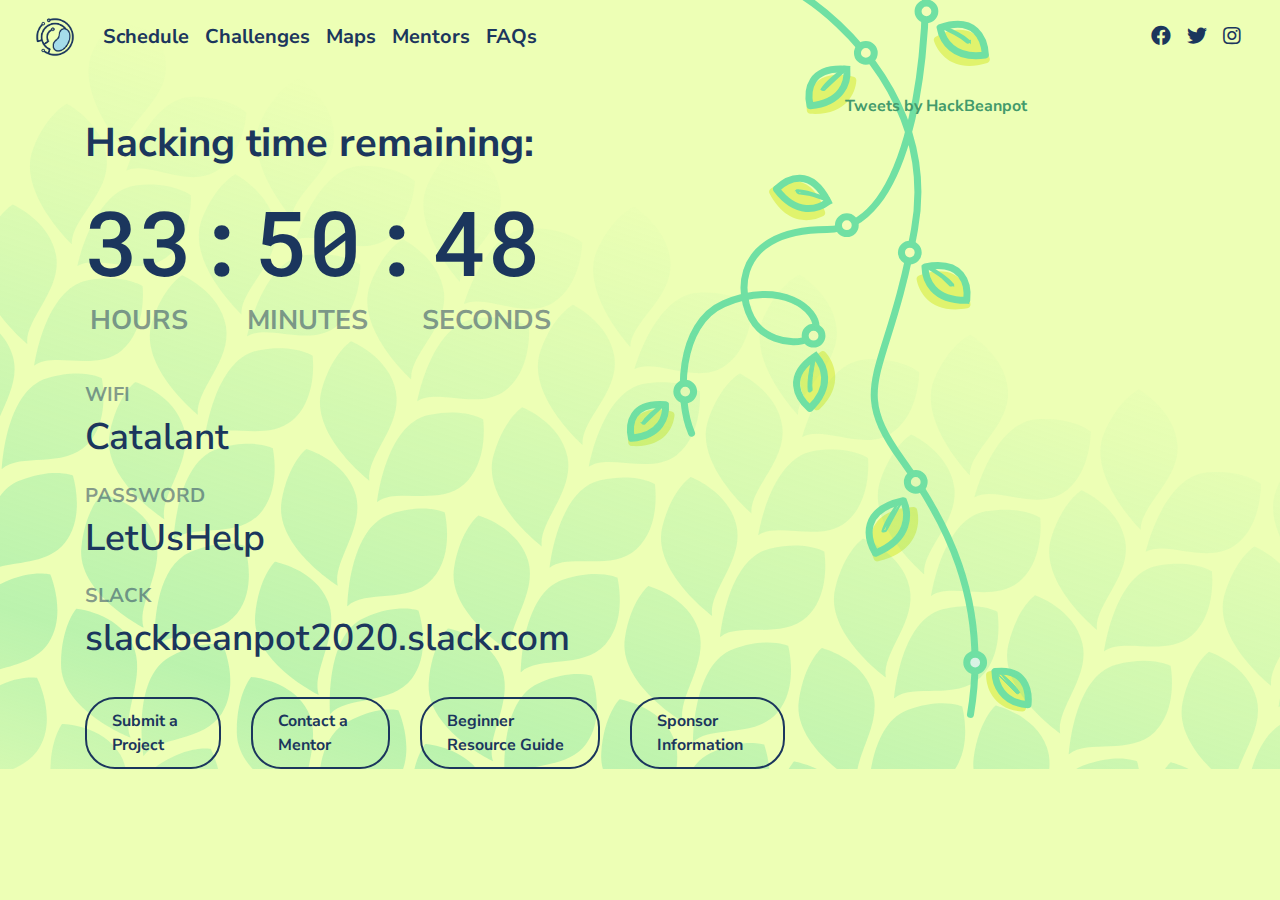
<file: index.html>
<!DOCTYPE html>
<html class="no-js" lang="en">
  <head>
    <meta charset="utf-8" />
    <title>HackBeanpot 2020</title>
    <meta name="description" content="" />
    <meta name="viewport" content="width=device-width, initial-scale=1" />

    <link rel="icon" href="favicon.png" type="image/png" />

    <link
      rel="stylesheet"
      href="https://stackpath.bootstrapcdn.com/bootstrap/4.3.1/css/bootstrap.min.css"
      integrity="sha384-ggOyR0iXCbMQv3Xipma34MD+dH/1fQ784/j6cY/iJTQUOhcWr7x9JvoRxT2MZw1T"
      crossorigin="anonymous"
    />
    <link
      rel="stylesheet"
      href="https://cdnjs.cloudflare.com/ajax/libs/font-awesome/5.10.2/css/all.css"
    />
    <link rel="stylesheet" href="css/main.css" />
    <link rel="stylesheet" href="css/countdown.css" />
    <link rel="stylesheet" href="css/index.css" />
    <script src="https://ajax.googleapis.com/ajax/libs/jquery/3.4.1/jquery.min.js"></script>
  </head>

  <body>
    <div class="home-page">
      <img src="svg/leaf-pattern1.svg" class="pattern-svg" />
      <div class="big-container container-fluid">
        <nav class="navbar navbar-expand-lg">
          <a class="navbar-brand" href="#">
            <img
              src="img/logo-notext.png"
              alt="HBP Logo"
              height="48px"
              width="48px"
            />
          </a>

          <button
            class="navbar-toggler"
            type="button"
            data-toggle="collapse"
            data-target="#nav-content"
            aria-controls="nav-content"
            aria-expanded="true"
            aria-label="Toggle navigation"
            id="nav-toggle"
          >
            <span class="navbar-toggler-icon fas fa-bars fa-1x"></span>
          </button>

          <div class="collapse navbar-collapse" id="nav-content">
            <ul class="navbar-nav mr-auto">
              <li class="nav-item">
                <a class="nav-link" href="schedule.html">Schedule</a>
              </li>
              <li class="nav-item">
                <a class="nav-link" href="challenges.html">Challenges</a>
              </li>
              <li class="nav-item">
                <a class="nav-link" href="maps.html">Maps</a>
              </li>
              <li class="nav-item">
                <a class="nav-link" href="mentors.html">Mentors</a>
              </li>
              <li class="nav-item">
                <a class="nav-link" href="faqs.html">FAQs</a>
              </li>
            </ul>
          </div>

          <!-- Social media links -->
          <ul class="social-media navbar-nav mr-0">
            <li class="nav-item">
              <a
                class="nav-link"
                href="https://www.facebook.com/hackbeanpot/"
                target="_blank"
              >
                <i class="fab fa-facebook"></i>
              </a>
            </li>
            <li class="nav-item">
              <a
                class="nav-link"
                href="https://twitter.com/HackBeanpot/"
                target="_blank"
              >
                <i class="fab fa-twitter"></i>
              </a>
            </li>
            <li class="nav-item">
              <a
                class="nav-link"
                href="https://www.instagram.com/hackbeanpot/"
                target="_blank"
              >
                <i class="fab fa-instagram"></i>
              </a>
            </li>
          </ul>
        </nav>

        <div class="container">
          <div class="row">
            <div class="col-md-8">
              <h1 class="time-left">Hacking time remaining:</h1>

              <div id="clock" class="d-flex">
                <h1 class="hours">99</h1>
                <h1>:</h1>
                <h1 class="minutes">99</h1>
                <h1>:</h1>
                <h1 class="seconds">99</h1>
              </div>

              <div class="info-container">
                <div>
                  <p class="index-header">Wifi</p>
                  <div class="index-subtext">Catalant</div>
                </div>
                <div>
                  <p class="index-header">Password</p>
                  <div class="index-subtext">LetUsHelp</div>
                </div>
                <div>
                  <p class="index-header">Slack</p>
                  <a
                    href="https://tiny.cc/HBP20"
                    target="_blank"
                    rel="noopener noreferrer"
                    class="index-subtext"
                    >slackbeanpot2020.slack.com</a
                  >
                </div>
              </div>

              <div class="button-container">
                <a
                  class="cta-button"
                  href="https://hackbeanpot-2020.devpost.com/"
                  target="_blank"
                  rel="noopener noreferrer"
                  >Submit a Project</a
                >
                <a class="cta-button" href="mentors.html">Contact a Mentor</a>
                <a
                  class="cta-button"
                  href="http://tiny.cc/HBPresources"
                  target="_blank"
                  rel="noopener noreferrer"
                  >Beginner Resource Guide</a
                >
                <a
                  class="cta-button"
                  href="data/SponsorInformationBook.pdf"
                  target="_blank"
                  >Sponsor Information</a
                >
              </div>
            </div>

            <div class="col-md-4">
              <a
                class="twitter-timeline"
                data-lang="en"
                data-height="720"
                data-link-color="#19CF86"
                href="https://twitter.com/HackBeanpot?ref_src=twsrc%5Etfw"
                >Tweets by HackBeanpot</a
              >
              <script
                async
                src="https://platform.twitter.com/widgets.js"
                charset="utf-8"
              ></script>
            </div>
          </div>
        </div>

        <img src="svg/vine.svg" class="vine-svg" />
      </div>
    </div>

    <script src="js/vendor/modernizr-3.7.1.min.js"></script>
    <script src="js/main.js"></script>
    <script src="js/countdown.js"></script>
  </body>
</html>
</file>
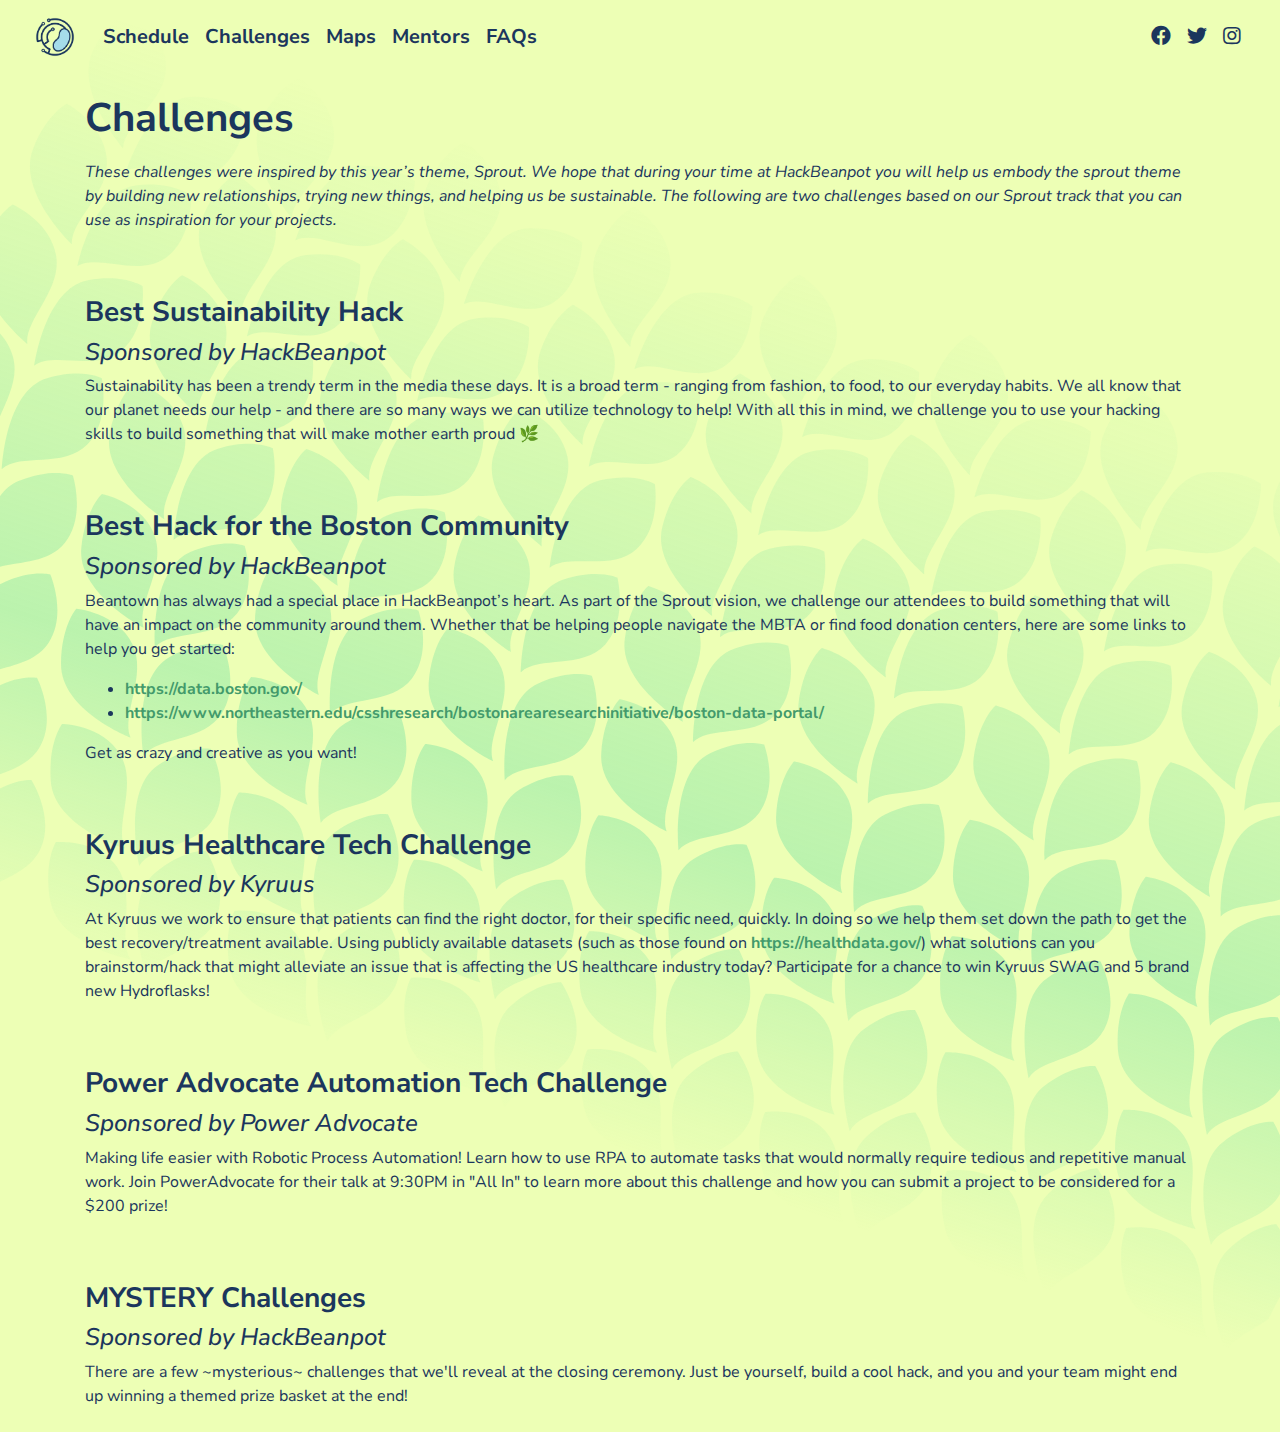
<file: challenges.html>
<!DOCTYPE html>
<html class="no-js" lang="en">
  <head>
    <meta charset="utf-8" />
    <title>HBP Challenges</title>
    <meta name="description" content="" />
    <meta name="viewport" content="width=device-width, initial-scale=1" />

    <link rel="icon" href="favicon.png" type="image/png" />

    <link
      rel="stylesheet"
      href="https://stackpath.bootstrapcdn.com/bootstrap/4.3.1/css/bootstrap.min.css"
      integrity="sha384-ggOyR0iXCbMQv3Xipma34MD+dH/1fQ784/j6cY/iJTQUOhcWr7x9JvoRxT2MZw1T"
      crossorigin="anonymous"
    />
    <link
      rel="stylesheet"
      href="https://cdnjs.cloudflare.com/ajax/libs/font-awesome/5.10.2/css/all.css"
    />
    <link rel="stylesheet" href="css/main.css" />
    <link rel="stylesheet" href="css/index.css" />
    <script src="https://ajax.googleapis.com/ajax/libs/jquery/3.4.1/jquery.min.js"></script>
    <script src="js/main.js"></script>
  </head>

  <body>
    <img src="svg/leaf-pattern1.svg" class="pattern-svg" />
    <div class="big-container container-fluid">
      <nav class="navbar navbar-expand-lg">
        <a class="navbar-brand" href="index.html">
          <img
            src="img/logo-notext.png"
            alt="HBP Logo"
            height="48px"
            width="48px"
          />
        </a>

        <button
          class="navbar-toggler"
          type="button"
          data-toggle="collapse"
          data-target="#nav-content"
          aria-controls="nav-content"
          aria-expanded="true"
          aria-label="Toggle navigation"
          id="nav-toggle"
        >
          <span class="navbar-toggler-icon fas fa-bars fa-1x"></span>
        </button>

        <div class="collapse navbar-collapse" id="nav-content">
          <ul class="navbar-nav mr-auto">
            <li class="nav-item">
              <a class="nav-link" href="schedule.html">Schedule</a>
            </li>
            <li class="nav-item active">
              <a class="nav-link" href="#">Challenges</a>
            </li>
            <li class="nav-item">
              <a class="nav-link" href="maps.html">Maps</a>
            </li>
            <li class="nav-item">
              <a class="nav-link" href="mentors.html">Mentors</a>
            </li>
            <li class="nav-item">
              <a class="nav-link" href="faqs.html">FAQs</a>
            </li>
          </ul>

          <!-- Social media links -->
          <ul class="social-media navbar-nav mr-0">
            <li class="nav-item">
              <a
                class="nav-link"
                href="https://www.facebook.com/hackbeanpot/"
                target="_blank"
              >
                <i class="fab fa-facebook"></i>
              </a>
            </li>
            <li class="nav-item">
              <a
                class="nav-link"
                href="https://twitter.com/HackBeanpot/"
                target="_blank"
              >
                <i class="fab fa-twitter"></i>
              </a>
            </li>
            <li class="nav-item">
              <a
                class="nav-link"
                href="https://www.instagram.com/hackbeanpot/"
                target="_blank"
              >
                <i class="fab fa-instagram"></i>
              </a>
            </li>
          </ul>
        </div>
      </nav>
      <div class="container mb-4 challenges-container">
        <h1>Challenges</h1>
        <p>
          <i>
            These challenges were inspired by this year’s theme, Sprout. We hope
            that during your time at HackBeanpot you will help us embody the
            sprout theme by building new relationships, trying new things, and
            helping us be sustainable. The following are two challenges based on
            our Sprout track that you can use as inspiration for your projects.
          </i>
        </p>

        <br /><br />

        <h3>Best Sustainability Hack</h3>
        <h4>Sponsored by HackBeanpot</h4>
        <p>
          Sustainability has been a trendy term in the media these days. It is a
          broad term - ranging from fashion, to food, to our everyday habits. We
          all know that our planet needs our help - and there are so many ways
          we can utilize technology to help! With all this in mind, we challenge
          you to use your hacking skills to build something that will make
          mother earth proud 🌿
        </p>

        <br /><br />

        <h3>Best Hack for the Boston Community</h3>
        <h4>Sponsored by HackBeanpot</h4>
        <p>
          Beantown has always had a special place in HackBeanpot’s heart. As
          part of the Sprout vision, we challenge our attendees to build
          something that will have an impact on the community around them.
          Whether that be helping people navigate the MBTA or find food donation
          centers, here are some links to help you get started:
        </p>
        <ul>
          <li>
            <a
              href="https://data.boston.gov/"
              target="_blank"
              rel="noopener noreferrer"
              >https://data.boston.gov/</a
            >
          </li>
          <li>
            <a
              href="https://www.northeastern.edu/csshresearch/bostonarearesearchinitiative/boston-data-portal/"
              target="_blank"
              rel="noopener noreferrer"
              >https://www.northeastern.edu/csshresearch/bostonarearesearchinitiative/boston-data-portal/</a
            >
          </li>
        </ul>
        <p>
          Get as crazy and creative as you want!
        </p>

        <br /><br />

        <h3>Kyruus Healthcare Tech Challenge</h3>
        <h4>Sponsored by Kyruus</h4>
        <p>
          At Kyruus we work to ensure that patients can find the right doctor, for their specific need, quickly.
          In doing so we help them set down the path to get the best recovery/treatment available. Using publicly 
          available datasets (such as those found on <a href="https://healthdata.gov" target="_blank">https://healthdata.gov/</a>) 
          what solutions can you brainstorm/hack that might alleviate an issue that is affecting the US healthcare 
          industry today? Participate for a chance to win Kyruus SWAG and 5 brand new Hydroflasks!
        </p>
        
        <br /><br />
        
        <h3>Power Advocate Automation Tech Challenge</h3>
        <h4>Sponsored by Power Advocate</h4>
        <p>
          Making life easier with Robotic Process Automation! Learn how to use RPA to automate tasks that would 
          normally require tedious and repetitive manual work. Join PowerAdvocate for their talk at 9:30PM in 
          "All In" to learn more about this challenge and how you can submit a project to be considered for a $200 prize!
        </p>

        <br /><br />

        <h3>MYSTERY Challenges</h3>
        <h4>Sponsored by HackBeanpot</h4>
        <p>
          There are a few ~mysterious~ challenges that we'll reveal at the closing ceremony. Just be
          yourself, build a cool hack, and you and your team might end up winning a themed prize basket
          at the end!
        </p>
      </div>
    </div>
  </body>
</html>
</file>
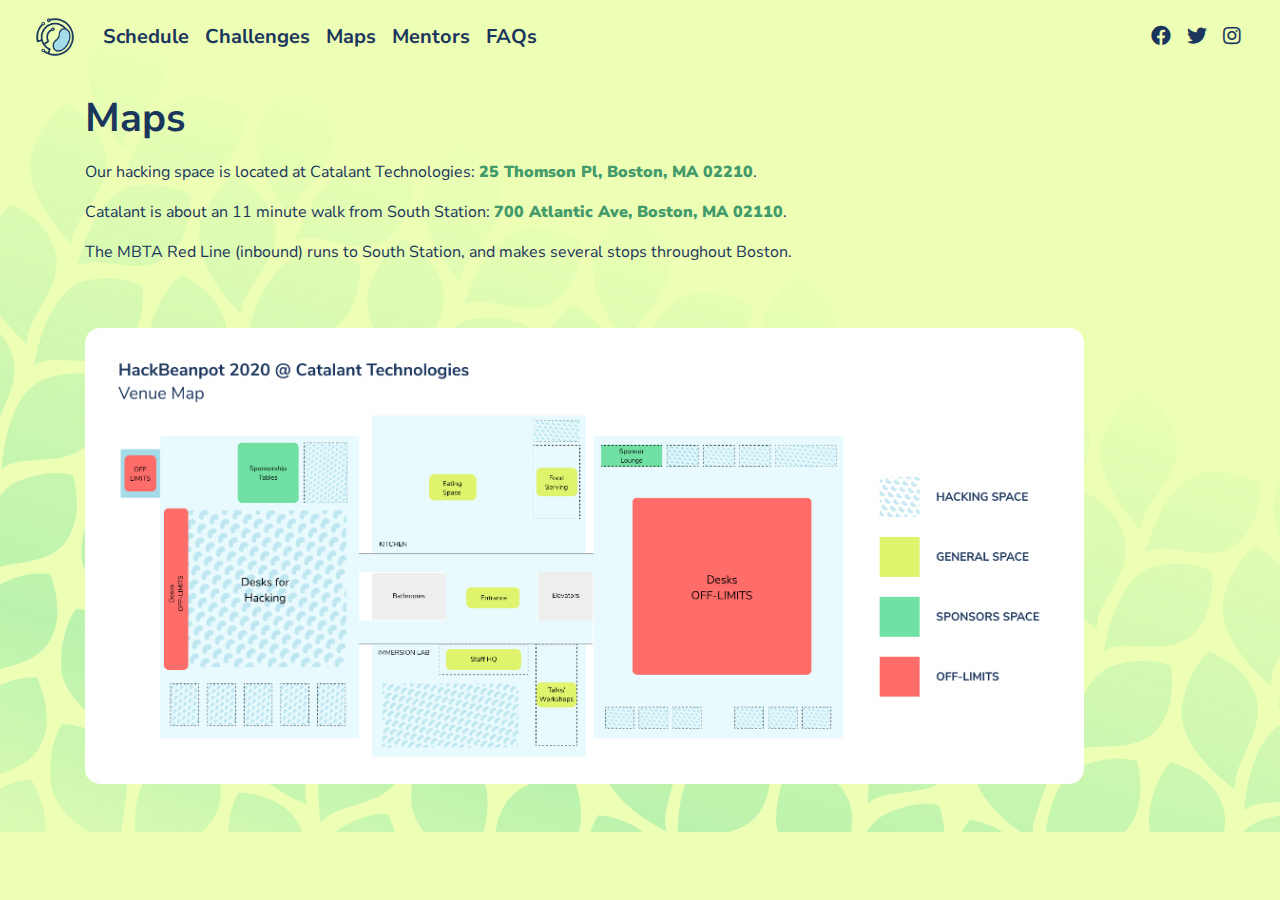
<file: maps.html>
<!DOCTYPE html>
<html class="no-js" lang="en">
  <head>
    <meta charset="utf-8" />
    <title>HBP Maps</title>
    <meta name="description" content="" />
    <meta name="viewport" content="width=device-width, initial-scale=1" />

    <link rel="icon" href="favicon.png" type="image/png" />

    <link
      rel="stylesheet"
      href="https://stackpath.bootstrapcdn.com/bootstrap/4.3.1/css/bootstrap.min.css"
      integrity="sha384-ggOyR0iXCbMQv3Xipma34MD+dH/1fQ784/j6cY/iJTQUOhcWr7x9JvoRxT2MZw1T"
      crossorigin="anonymous"
    />
    <link
      rel="stylesheet"
      href="https://cdnjs.cloudflare.com/ajax/libs/font-awesome/5.10.2/css/all.css"
    />
    <link rel="stylesheet" href="css/main.css" />
    <link rel="stylesheet" href="css/maps.css" />
    <link rel="stylesheet" href="css/index.css" />
    <script src="https://ajax.googleapis.com/ajax/libs/jquery/3.4.1/jquery.min.js"></script>
    <script src="js/main.js"></script>
  </head>

  <body>
    <div class="maps-page">
      <img src="svg/leaf-pattern1.svg" class="pattern-svg" />
      <div class="big-container container-fluid">
        <nav class="navbar navbar-expand-lg">
          <a class="navbar-brand" href="index.html">
            <img
              src="img/logo-notext.png"
              alt="HBP Logo"
              height="48px"
              width="48px"
            />
          </a>

          <button
            class="navbar-toggler"
            type="button"
            data-toggle="collapse"
            data-target="#nav-content"
            aria-controls="nav-content"
            aria-expanded="true"
            aria-label="Toggle navigation"
            id="nav-toggle"
          >
            <span class="navbar-toggler-icon fas fa-bars fa-1x"></span>
          </button>

          <div class="collapse navbar-collapse" id="nav-content">
            <ul class="navbar-nav mr-auto">
              <li class="nav-item">
                <a class="nav-link" href="schedule.html">Schedule</a>
              </li>
              <li class="nav-item active">
                <a class="nav-link" href="challenges.html">Challenges</a>
              </li>
              <li class="nav-item">
                <a class="nav-link" href="#">Maps</a>
              </li>
              <li class="nav-item">
                <a class="nav-link" href="mentors.html">Mentors</a>
              </li>
              <li class="nav-item">
                <a class="nav-link" href="faqs.html">FAQs</a>
              </li>
            </ul>

            <!-- Social media links -->
            <ul class="social-media navbar-nav mr-0">
              <li class="nav-item">
                <a
                  class="nav-link"
                  href="https://www.facebook.com/hackbeanpot/"
                  target="_blank"
                >
                  <i class="fab fa-facebook"></i>
                </a>
              </li>
              <li class="nav-item">
                <a
                  class="nav-link"
                  href="https://twitter.com/HackBeanpot/"
                  target="_blank"
                >
                  <i class="fab fa-twitter"></i>
                </a>
              </li>
              <li class="nav-item">
                <a
                  class="nav-link"
                  href="https://www.instagram.com/hackbeanpot/"
                  target="_blank"
                >
                  <i class="fab fa-instagram"></i>
                </a>
              </li>
            </ul>
          </div>
        </nav>
        <div class="container mb-5">
          <h1>Maps</h1>
          <p>
            Our hacking space is located at Catalant Technologies:
            <a
              href="https://goo.gl/maps/Fx6WHort3pWkWWLN7"
              target="_blank"
              rel="noopener noreferrer"
            >
              <b>25 Thomson Pl, Boston, MA 02210</b></a
            >.
          </p>
          <p>
            Catalant is about an 11 minute walk from South Station:
            <a
              href="https://goo.gl/maps/NYoye9boxLtJM5Qc9"
              target="_blank"
              rel="noopener noreferrer"
              ><b>700 Atlantic Ave, Boston, MA 02110</b></a
            >.
          </p>
          <p>
            The MBTA Red Line (inbound) runs to South Station, and makes several
            stops throughout Boston.
          </p>

          <br /><br />

          <img class="catalant-map" src="img/catalant-map.png" />
        </div>
      </div>
    </div>
  </body>
</html>
</file>
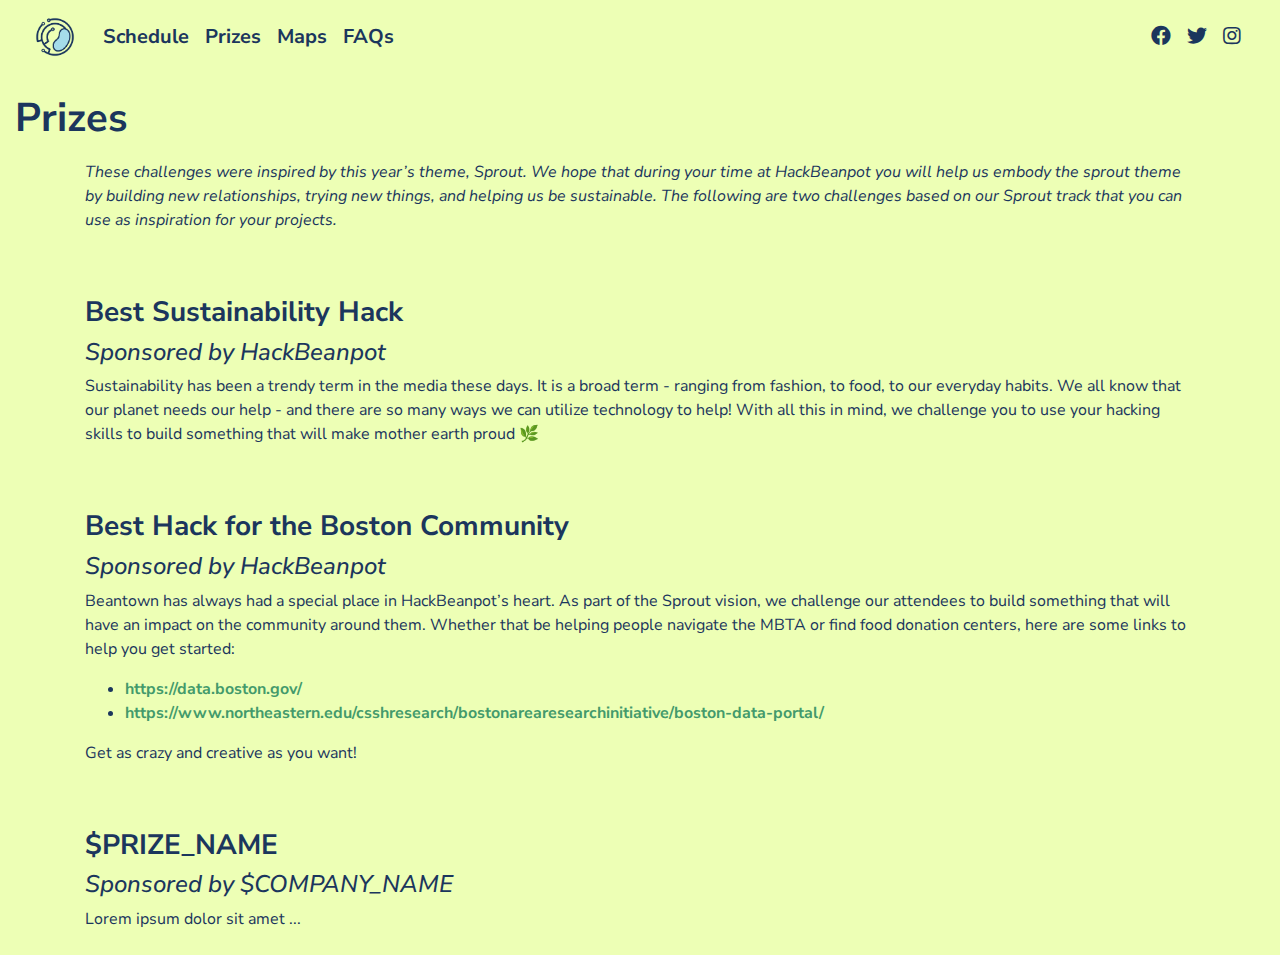
<file: prizes.html>
<!doctype html>
<html class="no-js" lang="en">

<head>
  <meta charset="utf-8">
  <title>HBP Prizes</title>
  <meta name="description" content="">
  <meta name="viewport" content="width=device-width, initial-scale=1">

  <link rel="icon" href="favicon.png" type="image/png">

  <link rel="stylesheet" href="https://stackpath.bootstrapcdn.com/bootstrap/4.3.1/css/bootstrap.min.css" integrity="sha384-ggOyR0iXCbMQv3Xipma34MD+dH/1fQ784/j6cY/iJTQUOhcWr7x9JvoRxT2MZw1T" crossorigin="anonymous">
  <link rel="stylesheet" href="https://cdnjs.cloudflare.com/ajax/libs/font-awesome/5.10.2/css/all.css">
  <link rel="stylesheet" href="css/main.css">
</head>

<body>
  <div class="big-container container-fluid">
    <nav class="navbar navbar-expand-lg">
      <a class="navbar-brand" href="index.html">
        <img src="img/logo-notext.png" alt="HBP Logo" height="48px" width="48px">
      </a>

      <button class="navbar-toggler" type="button" data-toggle="collapse" data-target="#navbarText" aria-controls="navbarText" aria-expanded="false" aria-label="Toggle navigation">
        <span class="navbar-toggler-icon"></span>
      </button>
      <div class="collapse navbar-collapse" id="navbarText">
        <!-- Other livesite page links -->
        <ul class="navbar-nav mr-auto">
          <li class="nav-item">
            <a class="nav-link" href="schedule.html">Schedule</a>
          </li>
          <li class="nav-item active">
            <a class="nav-link" href="#">Prizes</a>
          </li>
          <li class="nav-item">
            <a class="nav-link" href="maps.html">Maps</a>
          </li>
          <li class="nav-item">
            <a class="nav-link" href="faqs.html">FAQs</a>
          </li>
        </ul>

        <!-- Social media links -->
        <ul class="navbar-nav mr-0">
          <li class="nav-item">
            <a class="nav-link" href="https://www.facebook.com/hackbeanpot/" target="_blank">
              <i class="fab fa-facebook"></i>
            </a>
          </li>
          <li class="nav-item">
            <a class="nav-link" href="https://twitter.com/HackBeanpot/" target="_blank">
              <i class="fab fa-twitter"></i>
            </a>
          </li>
          <li class="nav-item">
            <a class="nav-link" href="https://www.instagram.com/hackbeanpot/" target="_blank">
              <i class="fab fa-instagram"></i>
            </a>
          </li>
        </ul>
      </div>
    </nav>
    <h1>Prizes</h1>
    <div class="container mb-4">
      <p><i>
        These challenges were inspired by this year’s theme, Sprout. We hope that during your time
        at HackBeanpot you will help us embody the sprout theme by building new relationships, trying
        new things, and helping us be sustainable. The following are two challenges based on our
        Sprout track that you can use as inspiration for your projects.
      </i></p>

      <br><br>

      <h3>Best Sustainability Hack</h3>
      <h4>Sponsored by HackBeanpot</h4>
      <p>
        Sustainability has been a trendy term in the media these days. It is a broad term - ranging
        from fashion, to food, to our everyday habits. We all know that our planet needs our help -
        and there are so many ways we can utilize technology to help! With all this in mind, we
        challenge you to use your hacking skills to build something that will make mother earth
        proud 🌿
      </p>

      <br><br>

      <h3>Best Hack for the Boston Community</h3>
      <h4>Sponsored by HackBeanpot</h4>
      <p>
        Beantown has always had a special place in HackBeanpot’s heart. As part of the Sprout
        vision, we challenge our attendees to build something that will have an impact on the
        community around them. Whether that be helping people navigate the MBTA or find food
        donation centers, here are some links to help you get started:
      </p>
      <ul>
        <li><a href="https://data.boston.gov/">https://data.boston.gov/</a></li>
        <li><a href="https://www.northeastern.edu/csshresearch/bostonarearesearchinitiative/boston-data-portal/">https://www.northeastern.edu/csshresearch/bostonarearesearchinitiative/boston-data-portal/</a></li>
      </ul>
      <p>
        Get as crazy and creative as you want!
      </p>

      <br><br>

      <h3>$PRIZE_NAME</h3>
      <h4>Sponsored by $COMPANY_NAME</h4>
      <p>
        Lorem ipsum dolor sit amet ...
      </p>
    </div>
  </div>
</body>
</file>
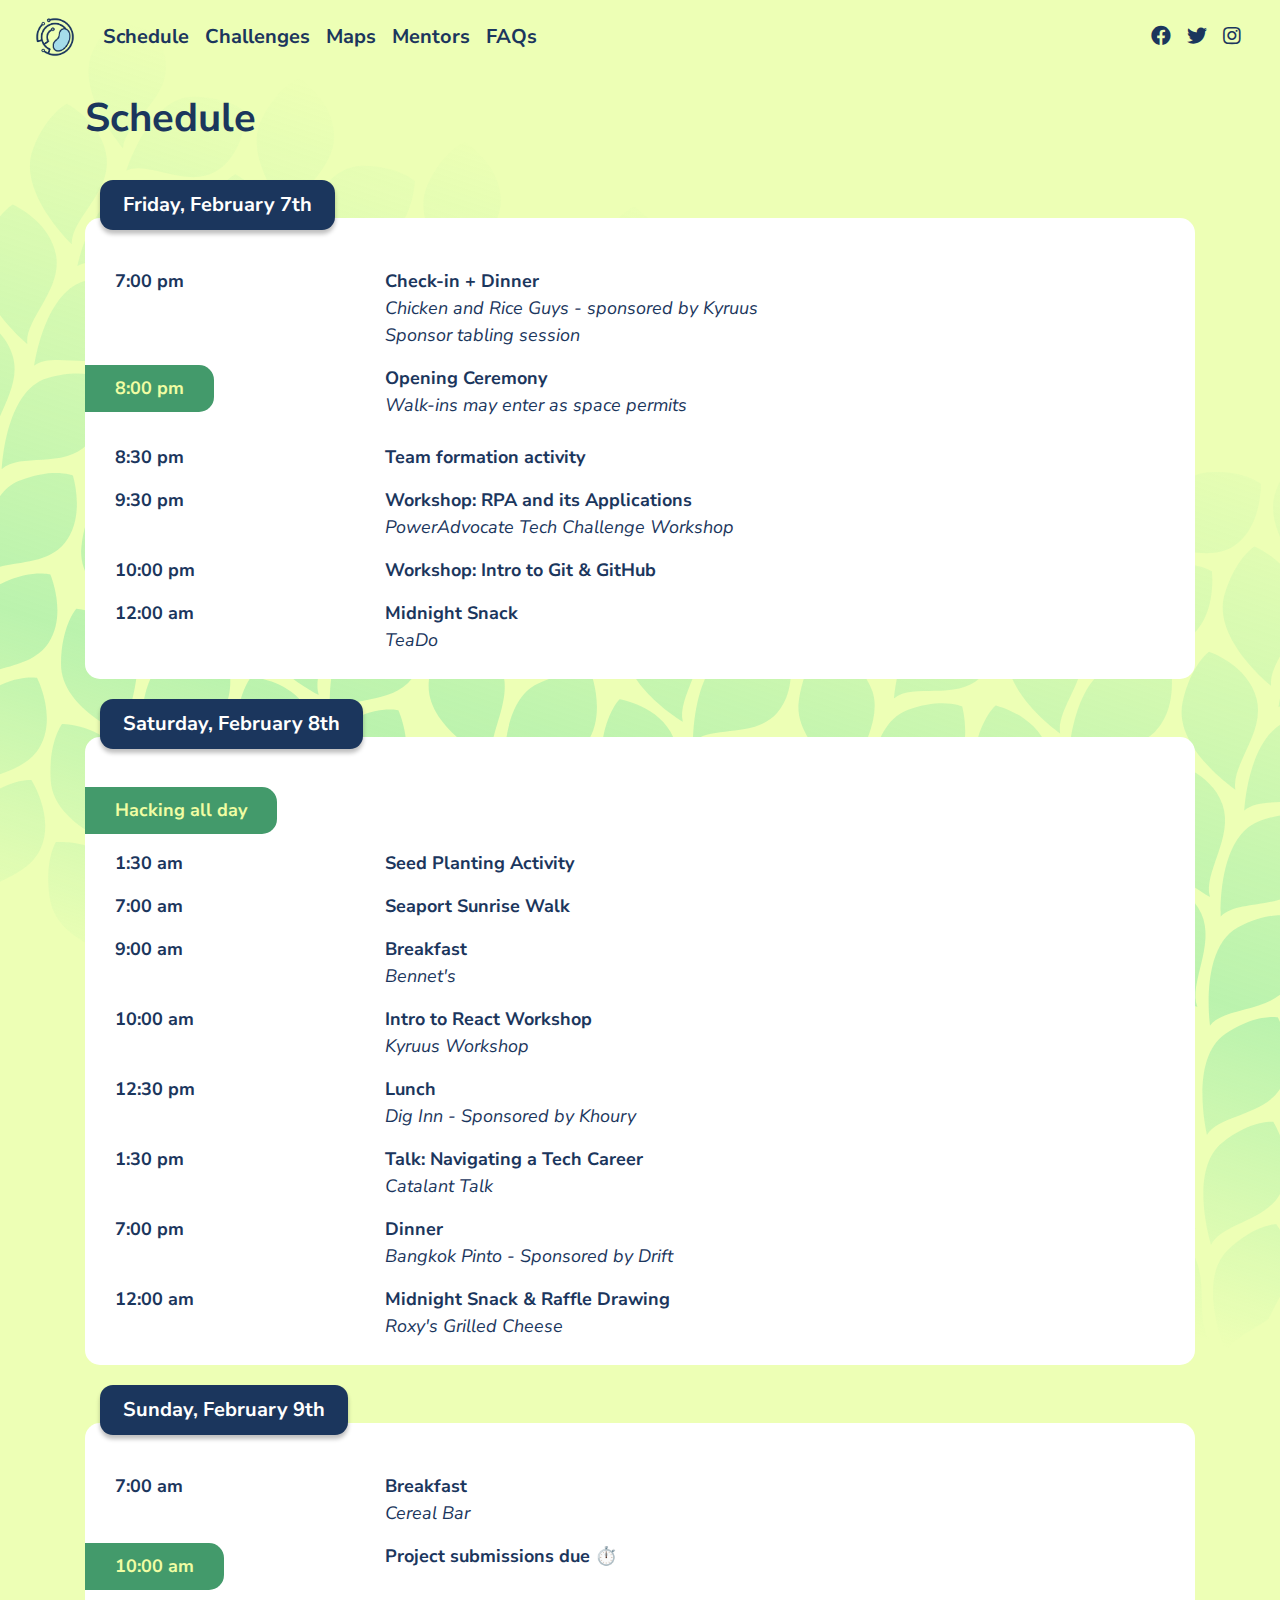
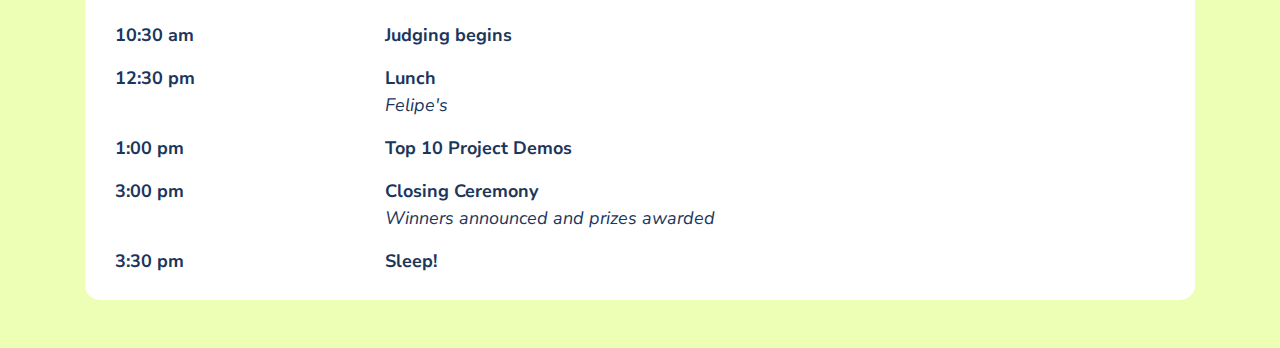
<file: schedule.html>
<!DOCTYPE html>
<html class="no-js" lang="en">
  <head>
    <meta charset="utf-8" />
    <title>HBP Schedule</title>
    <meta name="description" content="" />
    <meta name="viewport" content="width=device-width, initial-scale=1" />

    <link rel="icon" href="favicon.png" type="image/png" />

    <link
      rel="stylesheet"
      href="https://stackpath.bootstrapcdn.com/bootstrap/4.3.1/css/bootstrap.min.css"
      integrity="sha384-ggOyR0iXCbMQv3Xipma34MD+dH/1fQ784/j6cY/iJTQUOhcWr7x9JvoRxT2MZw1T"
      crossorigin="anonymous"
    />
    <link
      rel="stylesheet"
      href="https://cdnjs.cloudflare.com/ajax/libs/font-awesome/5.10.2/css/all.css"
    />
    <link rel="stylesheet" href="css/main.css" />
    <link rel="stylesheet" href="css/schedule.css" />
    <link rel="stylesheet" href="css/index.css" />
    <script src="https://ajax.googleapis.com/ajax/libs/jquery/3.4.1/jquery.min.js"></script>
    <script src="js/main.js"></script>
  </head>

  <body>
    <img src="svg/leaf-pattern1.svg" class="pattern-svg" />
    <div class="big-container container-fluid">
      <nav class="navbar navbar-expand-lg">
        <a class="navbar-brand" href="index.html">
          <img
            src="img/logo-notext.png"
            alt="HBP Logo"
            height="48px"
            width="48px"
          />
        </a>

        <button
          class="navbar-toggler"
          type="button"
          data-toggle="collapse"
          data-target="#nav-content"
          aria-controls="nav-content"
          aria-expanded="true"
          aria-label="Toggle navigation"
          id="nav-toggle"
        >
          <span class="navbar-toggler-icon fas fa-bars fa-1x"></span>
        </button>

        <div class="collapse navbar-collapse" id="nav-content">
          <ul class="navbar-nav mr-auto">
            <li class="nav-item active">
              <a class="nav-link" href="#">Schedule</a>
            </li>
            <li class="nav-item">
              <a class="nav-link" href="challenges.html">Challenges</a>
            </li>
            <li class="nav-item">
              <a class="nav-link" href="maps.html">Maps</a>
            </li>
            <li class="nav-item">
              <a class="nav-link" href="mentors.html">Mentors</a>
            </li>
            <li class="nav-item">
              <a class="nav-link" href="faqs.html">FAQs</a>
            </li>
          </ul>

          <!-- Social media links -->
          <ul class="social-media navbar-nav mr-0">
            <li class="nav-item">
              <a
                class="nav-link"
                href="https://www.facebook.com/hackbeanpot/"
                target="_blank"
              >
                <i class="fab fa-facebook"></i>
              </a>
            </li>
            <li class="nav-item">
              <a
                class="nav-link"
                href="https://twitter.com/HackBeanpot/"
                target="_blank"
              >
                <i class="fab fa-twitter"></i>
              </a>
            </li>
            <li class="nav-item">
              <a
                class="nav-link"
                href="https://www.instagram.com/hackbeanpot/"
                target="_blank"
              >
                <i class="fab fa-instagram"></i>
              </a>
            </li>
          </ul>
        </div>
      </nav>
      <div class="container mb-5">
        <h1>Schedule</h1>
        <div class="schedule-container">
          <h1 class="day-header">Friday, February 7th</h1>
          <div class="container day-content">
            <div></div>
            <!-- Fixes weird CSS :first-child fuckery -->
            <div class="row mb-3">
              <div class="col-md-3 col-sm-4">7:00 pm</div>
              <div class="col-md-9 col-sm-8">
                <div>Check-in + Dinner</div>
                <div class="event-subtext">
                  Chicken and Rice Guys - sponsored by Kyruus
                </div>
                <div class="event-subtext">Sponsor tabling session</div>
              </div>
            </div>
            <div class="row mb-3">
              <div class="col-md-3 col-sm-4">
                <div class="time-highlight">8:00 pm</div>
              </div>
              <div class="col-md-9 col-sm-8">
                <div>Opening Ceremony</div>
                <div class="event-subtext">
                  Walk-ins may enter as space permits
                </div>
              </div>
            </div>
            <div class="row mb-3">
              <div class="col-md-3 col-sm-4">8:30 pm</div>
              <div class="col-md-9 col-sm-8">
                <b>Team formation activity</b>
              </div>
            </div>
            <div class="row mb-3">
              <div class="col-md-3 col-sm-4">9:30 pm</div>
              <div class="col-md-9 col-sm-8">
                <div>Workshop: RPA and its Applications</div>
                <div class="event-subtext">
                  PowerAdvocate Tech Challenge Workshop
                </div>
              </div>
            </div>
            <div class="row mb-3">
              <div class="col-md-3 col-sm-4">10:00 pm</div>
              <div class="col-md-9 col-sm-8">
                <b>Workshop: Intro to Git & GitHub</b>
              </div>
            </div>
            <div class="row">
              <div class="col-md-3 col-sm-4">12:00 am</div>
              <div class="col-md-9 col-sm-8">
                <div>Midnight Snack</div>
                <div class="event-subtext">TeaDo</div>
              </div>
            </div>
          </div>

          <h1 class="day-header">Saturday, February 8th</h1>
          <div class="container day-content">
            <div class="time-highlight">Hacking all day</div>
            <div class="row mb-3">
              <div class="col-md-3 col-sm-4">1:30 am</div>
              <div class="col-md-9 col-sm-8"><b>Seed Planting Activity</b></div>
            </div>
            <div class="row mb-3">
              <div class="col-md-3 col-sm-4">7:00 am</div>
              <div class="col-md-9 col-sm-8"><b>Seaport Sunrise Walk</b></div>
            </div>
            <div class="row mb-3">
              <div class="col-md-3 col-sm-4">9:00 am</div>
              <div class="col-md-9 col-sm-8">
                <div>Breakfast</div>
                <div class="event-subtext">Bennet's</div>
              </div>
            </div>
            <div class="row mb-3">
              <div class="col-md-3 col-sm-4">10:00 am</div>
              <div class="col-md-9 col-sm-8">
                <div>Intro to React Workshop</div>
                <div class="event-subtext">Kyruus Workshop</div>
              </div>
            </div>
            <div class="row mb-3">
              <div class="col-md-3 col-sm-4">12:30 pm</div>
              <div class="col-md-9 col-sm-8">
                <div>Lunch</div>
                <div class="event-subtext">Dig Inn - Sponsored by Khoury</div>
              </div>
            </div>
            <div class="row mb-3">
              <div class="col-md-3 col-sm-4">1:30 pm</div>
              <div class="col-md-9 col-sm-8">
                <div>Talk: Navigating a Tech Career</div>
                <div class="event-subtext">Catalant Talk</div>
              </div>
            </div>
            <div class="row mb-3">
              <div class="col-md-3 col-sm-4">7:00 pm</div>
              <div class="col-md-9 col-sm-8">
                <div>Dinner</div>
                <div class="event-subtext">
                  Bangkok Pinto - Sponsored by Drift
                </div>
              </div>
            </div>
            <div class="row">
              <div class="col-md-3 col-sm-4">12:00 am</div>
              <div class="col-md-9 col-sm-8">
                <div>Midnight Snack & Raffle Drawing</div>
                <div class="event-subtext">Roxy's Grilled Cheese</div>
              </div>
            </div>
          </div>

          <h1 class="day-header">Sunday, February 9th</h1>
          <div class="container day-content">
            <div></div>
            <!-- Fixes CSS :first-child fuckery -->
            <div class="row mb-3">
              <div class="col-md-3 col-sm-4">7:00 am</div>
              <div class="col-md-9 col-sm-8">
                <div>Breakfast</div>
                <div class="event-subtext">Cereal Bar</div>
              </div>
            </div>
            <div class="row mb-3">
              <div class="col-md-3 col-sm-4">
                <div class="time-highlight">10:00 am</div>
              </div>
              <div class="col-md-9 col-sm-8">
                <b>Project submissions due ⏱️</b>
              </div>
            </div>
            <div class="row mb-3">
              <div class="col-md-3 col-sm-4">10:30 am</div>
              <div class="col-md-9 col-sm-8"><b>Judging begins</b></div>
            </div>
            <div class="row mb-3">
              <div class="col-md-3 col-sm-4">12:30 pm</div>
              <div class="col-md-9 col-sm-8">
                <div>Lunch</div>
                <div class="event-subtext">Felipe's</div>
              </div>
            </div>
            <div class="row mb-3">
              <div class="col-md-3 col-sm-4">1:00 pm</div>
              <div class="col-md-9 col-sm-8"><b>Top 10 Project Demos</b></div>
            </div>
            <div class="row mb-3">
              <div class="col-md-3 col-sm-4">3:00 pm</div>
              <div class="col-md-9 col-sm-8">
                <div>Closing Ceremony</div>
                <div class="event-subtext">
                  Winners announced and prizes awarded
                </div>
              </div>
            </div>
            <div class="row">
              <div class="col-md-3 col-sm-4">3:30 pm</div>
              <div class="col-md-9 col-sm-8"><b>Sleep!</b></div>
            </div>
          </div>
        </div>
      </div>
    </div>
  </body>
</html>
</file>
<file: css/main.css>
@import url("https://fonts.googleapis.com/css?family=Nunito+Sans:300,400,600,700");

* {
  box-sizing: border-box;
}

body {
  background: #edffb5; /* Light theme */
  font-family: "Nunito Sans", sans-serif;
  color: #1b365d; /* HBP navy */
  position: relative;
}

h1 {
  font-weight: 700;
  padding-bottom: 10px;
}

h3 {
  font-weight: 700;
}

h4 {
  font-style: italic;
}

h5 {
  font-weight: 700;
  margin-bottom: 15px;
}

a {
  color: #439a6b;
  font-weight: 700;
}

a:hover {
  color: #439a6b;
}

nav {
  margin-bottom: 20px;
}

.nav-link {
  color: #1b365d;
  font-size: 20px;
}

.nav-link:hover {
  color: #1b365d;
  text-decoration: underline;
}

nav .navbar-toggler {
  border: none;
}

.nav-link i:hover,
nav .navbar-toggler:hover {
  opacity: 0.6;
}

.pattern-svg {
  position: absolute;
  left: 0;
  top: 0;
  z-index: -1;
}

/* Mobile */
@media only screen and (max-width: 600px) {
  h1 {
    font-size: 32px;
  }

  .container-fluid {
    padding: 0;
  }

  .pattern-svg {
    top: 200px;
  }

  .container {
    width: auto;
  }

  .mobile-nav-content {
    text-align: right;
    padding-right: 16px;
    font-size: 16px;
  }
}
</file>
<file: css/countdown.css>
@import url('https://fonts.googleapis.com/css?family=Roboto+Mono:500&display=swap');

#clock {
  text-align: center;
  margin-top: 10px;
}

#clock h1 {
  display: inline-block;

  font-family: 'Roboto Mono', sans-serif;
  font-size: 90px;
  font-weight: 500;
}

.hours:after,
.minutes:after,
.seconds:after {
  font-family: 'Nunito Sans', sans-serif;
  font-size: 27px;
  content: 'Hours';
  text-align: center;
  position: relative;
  margin: 10px 0 10px 0;
  display: block;

  text-transform: uppercase;
  color: rgba(27, 54, 93, 0.5);
  font-weight: 700;
}

.minutes:after {
  content: 'Minutes';
}

.seconds:after {
  content: 'Seconds';
}


/* Mobile */
@media only screen and (max-width: 600px) {
  .hours:after,
  .minutes:after,
  .seconds:after {
    font-size: 16px;
  }

  #clock h1 {
    font-size: 64px;
  }
}
</file>
<file: css/index.css>
/* Pages */
.maps-page,
.home-page {
  max-height: 2100px;
  overflow-y: hidden;
  position: relative;
}

.home-page {
  max-height: 850px;
}

/* Components */
.index-header {
  text-transform: uppercase;
  color: rgba(27, 54, 93, 0.5);
  margin-bottom: 0;
  font-size: 20px;
  font-weight: 700;
}

.index-subtext {
  font-size: 37px;
  font-weight: 600;
}

a.index-subtext {
  color: #1b365d;
}

.time-left {
  margin-top: 25px;
}

.info-container > * {
  margin-top: 15px;
}

.button-container {
  margin-top: 30px;
  display: flex;
}

.button-container * {
  margin-right: 30px;
}

.cta-button {
  color: #1b365d;
  padding: 10px 25px;
  border: 2px solid #1b365d;
  display: inline-block;
  border-radius: 30px;
  font-weight: 700;
  transition: background 0.2s ease;
}

.cta-button:hover {
  color: #edffb5 !important;
  background: #1b365d;
  text-decoration: none;
}

.vine-svg {
  position: absolute;
  top: -20px;
  left: 620px;
  z-index: -100;
}

.navbar-toggler {
  border: 1px solid #1b365d;
  border-radius: 5px;
  padding: 4px;
}

.navbar-toggler-icon {
  color: #1b365d;
  font-size: 24px;
  height: 24px;
  text-align: center;
}

/* Mobile */
@media only screen and (max-width: 1024px) {
  .home-page {
    max-height: 1550px;
  }

  .maps-page {
    overflow-y: initial;
  }

  .index-subtext {
    font-size: 24px;
  }

  .button-container {
    display: block;
    margin: 32px 0;
  }

  .cta-button {
    margin: 8px 0;
    font-size: 20px;
  }

  .vine-svg {
    display: none;
  }

  /* Challenges page */
  .challenges-container p {
    font-size: 18px;
  }

  .challenges-container li {
    word-break: break-all;
  }

  .social-media {
    display: none;
  }
}
</file>
<file: css/maps.css>
.catalant-map {
    width: 90%;
    border-radius: 15px;
}
</file>
<file: css/schedule.css>
.schedule-container {
  width: 100%;
}

.day-header {
  display: inline-block;
  position: relative;
  top: 20px;
  left: 15px;
  padding: 13px 23px;
  background: #1b365d;
  box-shadow: 0px 4px 4px rgba(0, 0, 0, 0.25);
  border-radius: 13px;
  text-align: center;
  color: white;
  font-size: 20px;
}

.day-content {
  width: auto;
  height: auto;
  background: white;
  overflow: auto;
  border-radius: 15px;
  font-size: 18px;
  padding: 50px 30px 25px 30px;
}

/* Bolds only the timestamps in each day's event div */
.day-content *:first-child {
  font-weight: bold;
}

/* Not looking quite correct atm */
.time-highlight {
  color: #f0fda3;
  text-align: left;
  padding: 10px 30px 10px 32px;
  background: #439a6b;
  border-radius: 0 15px 15px 0;
  display: inline-block;
  margin: 0 0 16px -32px;
}

.event-subtext {
  font-style: italic;
}

/* Mobile */
@media only screen and (max-width: 600px) {
  .day-content {
    font-size: 16px;
  }
}
</file>
